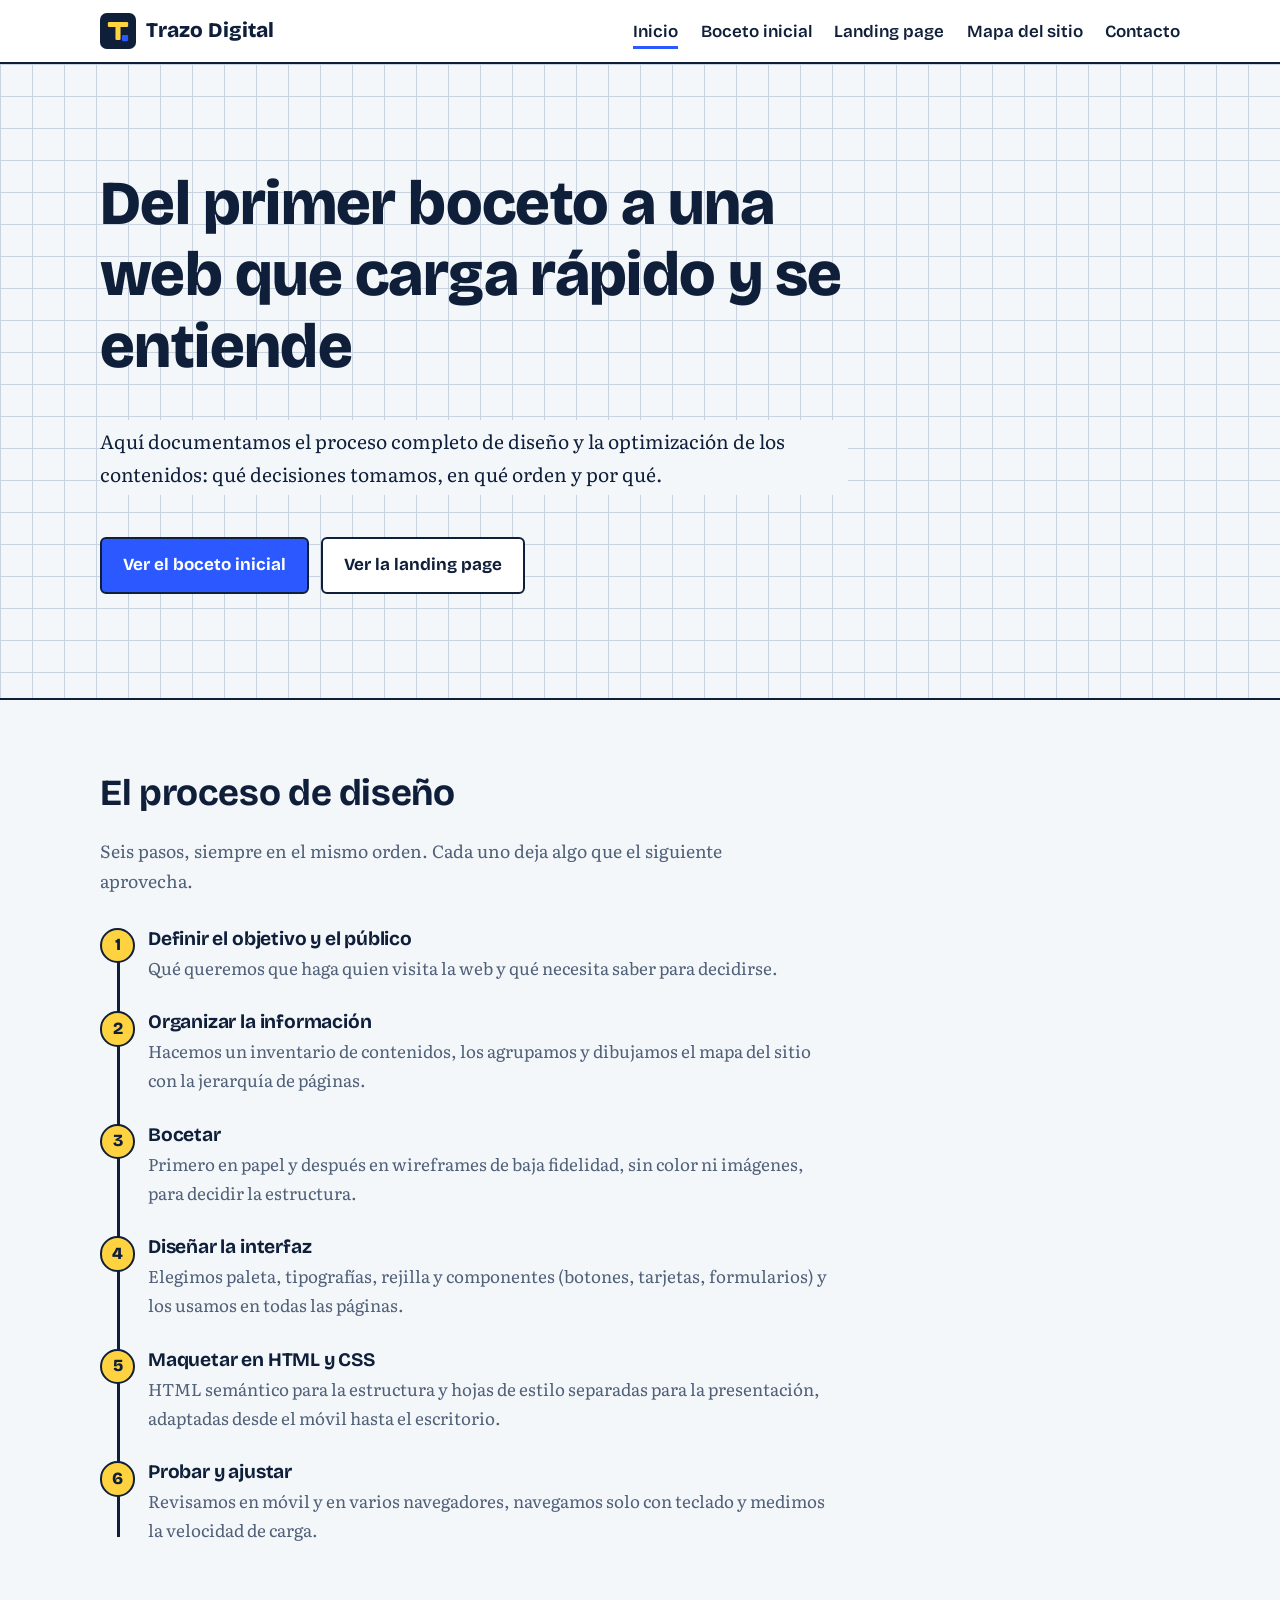
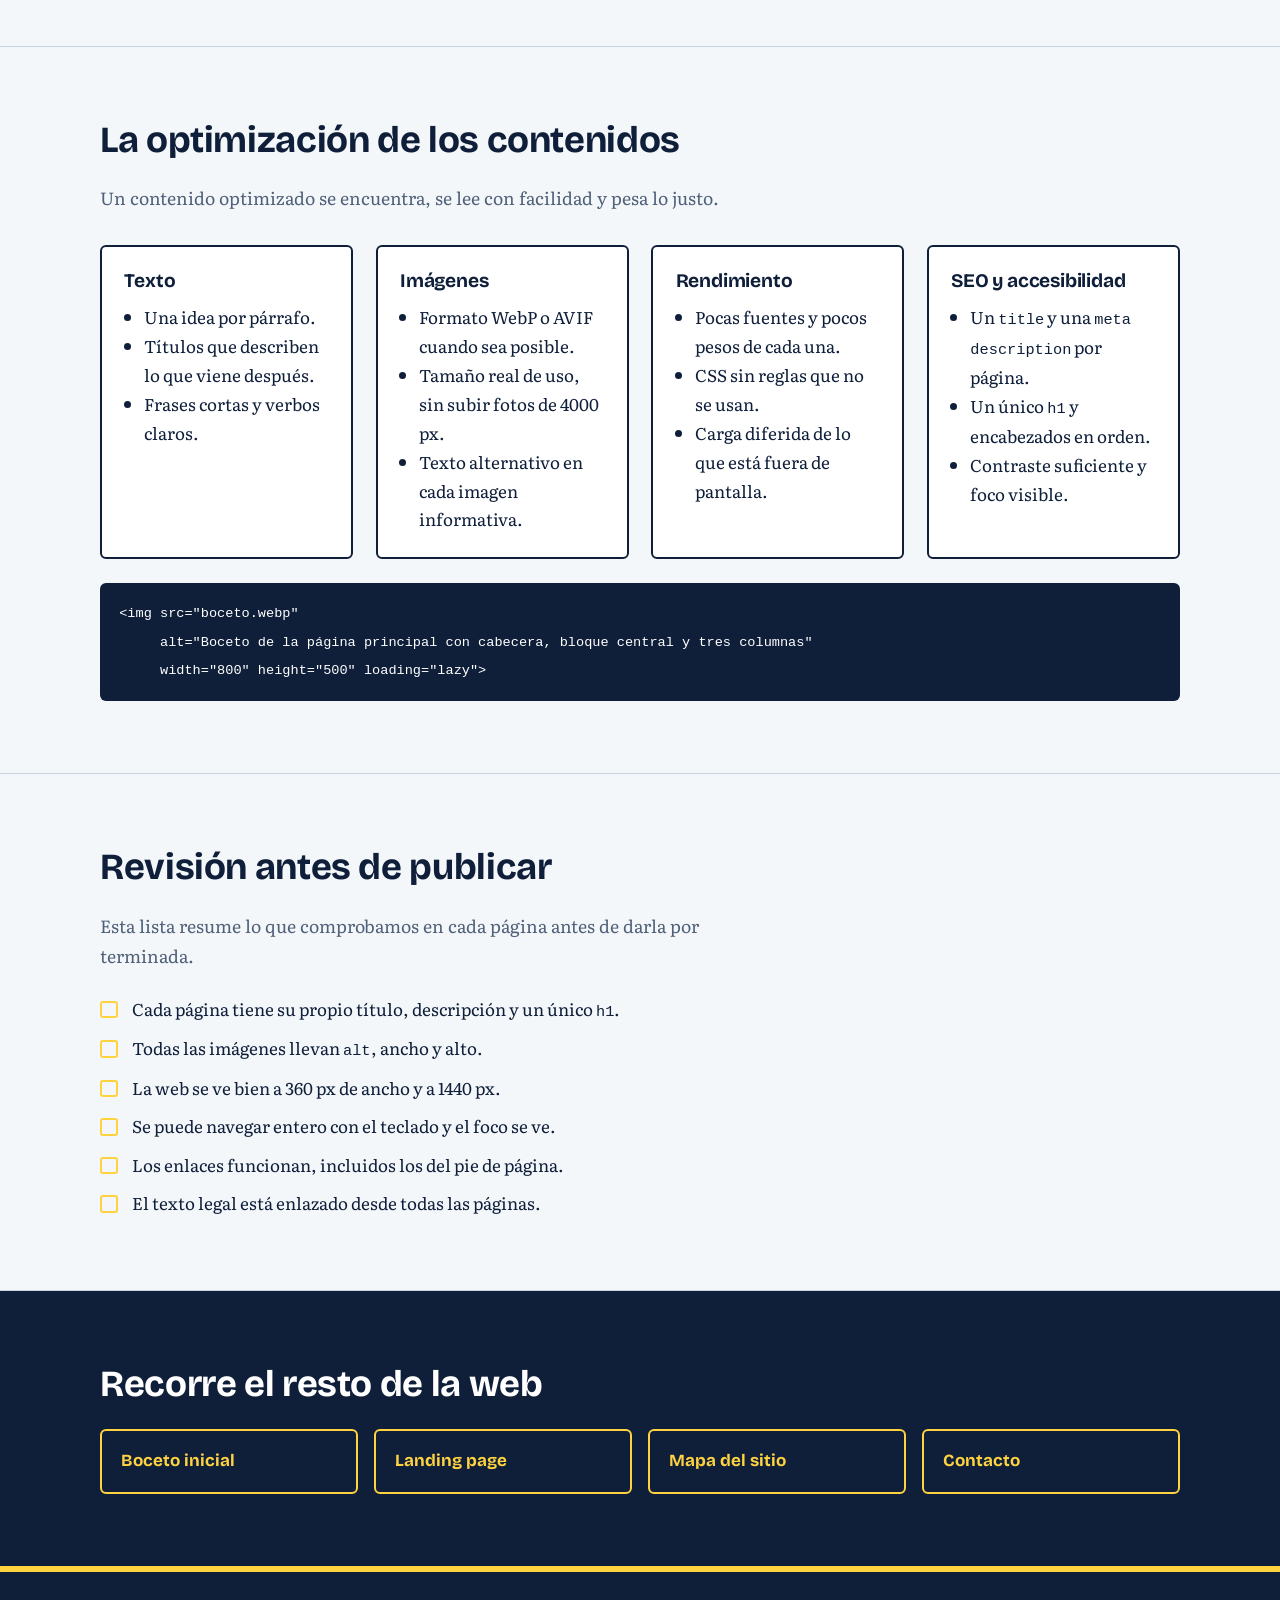
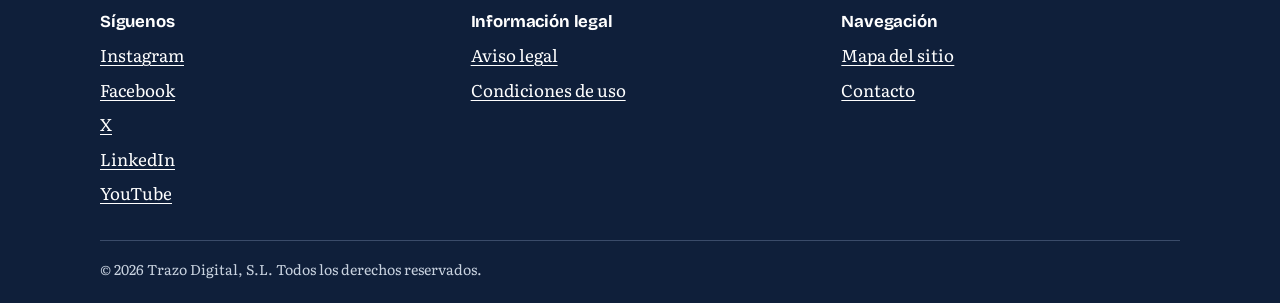
<file: index.html>
<!DOCTYPE html>
<html lang="es">
<head>
  <meta charset="UTF-8">
  <meta name="viewport" content="width=device-width, initial-scale=1">
  <title>Inicio | Trazo Digital</title>
  <meta name="description" content="Cómo se diseña una web y cómo se optimizan sus contenidos, paso a paso: boceto, maquetación en HTML y CSS, rendimiento y accesibilidad.">
  <link rel="preconnect" href="https://fonts.googleapis.com">
  <link rel="preconnect" href="https://fonts.gstatic.com" crossorigin>
  <link href="https://fonts.googleapis.com/css2?family=Bricolage+Grotesque:wght@600;700;800&family=Literata:wght@400;600&display=swap" rel="stylesheet">
  <link rel="icon" href="logo.svg" type="image/svg+xml">
  <link rel="stylesheet" href="style.css">
</head>
<body>
  <a class="saltar" href="#contenido">Saltar al contenido</a>
  <header class="cabecera">
    <div class="contenedor">
      <a class="logo" href="index.html"><img src="logo.svg" alt="" width="36" height="36"><span>Trazo Digital</span></a>
      <nav aria-label="Principal">
        <ul class="menu">
        <li><a href="index.html" aria-current="page">Inicio</a></li>
        <li><a href="boceto.html">Boceto inicial</a></li>
        <li><a href="landing.html">Landing page</a></li>
        <li><a href="mapa-del-sitio.html">Mapa del sitio</a></li>
        <li><a href="contacto.html">Contacto</a></li>
        </ul>
      </nav>
    </div>
  </header>

  <main id="contenido">
    <section class="hero">
      <div class="contenedor">
        <h1>Del primer boceto a una web que carga rápido y se entiende</h1>
        <p>Aquí documentamos el proceso completo de diseño y la optimización de los contenidos: qué decisiones tomamos, en qué orden y por qué.</p>
        <div class="botones">
          <a class="boton" href="boceto.html">Ver el boceto inicial</a>
          <a class="boton boton-claro" href="landing.html">Ver la landing page</a>
        </div>
      </div>
    </section>

    <section class="seccion" id="proceso">
      <div class="contenedor">
        <h2>El proceso de diseño</h2>
        <p class="intro">Seis pasos, siempre en el mismo orden. Cada uno deja algo que el siguiente aprovecha.</p>
        <ol class="proceso">
          <li>
            <h3>Definir el objetivo y el público</h3>
            <p>Qué queremos que haga quien visita la web y qué necesita saber para decidirse.</p>
          </li>
          <li>
            <h3>Organizar la información</h3>
            <p>Hacemos un inventario de contenidos, los agrupamos y dibujamos el mapa del sitio con la jerarquía de páginas.</p>
          </li>
          <li>
            <h3>Bocetar</h3>
            <p>Primero en papel y después en wireframes de baja fidelidad, sin color ni imágenes, para decidir la estructura.</p>
          </li>
          <li>
            <h3>Diseñar la interfaz</h3>
            <p>Elegimos paleta, tipografías, rejilla y componentes (botones, tarjetas, formularios) y los usamos en todas las páginas.</p>
          </li>
          <li>
            <h3>Maquetar en HTML y CSS</h3>
            <p>HTML semántico para la estructura y hojas de estilo separadas para la presentación, adaptadas desde el móvil hasta el escritorio.</p>
          </li>
          <li>
            <h3>Probar y ajustar</h3>
            <p>Revisamos en móvil y en varios navegadores, navegamos solo con teclado y medimos la velocidad de carga.</p>
          </li>
        </ol>
      </div>
    </section>

    <section class="seccion" id="contenidos">
      <div class="contenedor">
        <h2>La optimización de los contenidos</h2>
        <p class="intro">Un contenido optimizado se encuentra, se lee con facilidad y pesa lo justo.</p>
        <div class="rejilla">
          <article class="tarjeta">
            <h3>Texto</h3>
            <ul>
              <li>Una idea por párrafo.</li>
              <li>Títulos que describen lo que viene después.</li>
              <li>Frases cortas y verbos claros.</li>
            </ul>
          </article>
          <article class="tarjeta">
            <h3>Imágenes</h3>
            <ul>
              <li>Formato WebP o AVIF cuando sea posible.</li>
              <li>Tamaño real de uso, sin subir fotos de 4000 px.</li>
              <li>Texto alternativo en cada imagen informativa.</li>
            </ul>
          </article>
          <article class="tarjeta">
            <h3>Rendimiento</h3>
            <ul>
              <li>Pocas fuentes y pocos pesos de cada una.</li>
              <li>CSS sin reglas que no se usan.</li>
              <li>Carga diferida de lo que está fuera de pantalla.</li>
            </ul>
          </article>
          <article class="tarjeta">
            <h3>SEO y accesibilidad</h3>
            <ul>
              <li>Un <code>title</code> y una <code>meta description</code> por página.</li>
              <li>Un único <code>h1</code> y encabezados en orden.</li>
              <li>Contraste suficiente y foco visible.</li>
            </ul>
          </article>
        </div>
        <pre><code>&lt;img src="boceto.webp"
     alt="Boceto de la página principal con cabecera, bloque central y tres columnas"
     width="800" height="500" loading="lazy"&gt;</code></pre>
      </div>
    </section>

    <section class="seccion" id="resultados">
      <div class="contenedor">
        <h2>Revisión antes de publicar</h2>
        <p class="intro">Esta lista resume lo que comprobamos en cada página antes de darla por terminada.</p>
        <ul class="revision">
          <li>Cada página tiene su propio título, descripción y un único <code>h1</code>.</li>
          <li>Todas las imágenes llevan <code>alt</code>, ancho y alto.</li>
          <li>La web se ve bien a 360 px de ancho y a 1440 px.</li>
          <li>Se puede navegar entero con el teclado y el foco se ve.</li>
          <li>Los enlaces funcionan, incluidos los del pie de página.</li>
          <li>El texto legal está enlazado desde todas las páginas.</li>
        </ul>
      </div>
    </section>

    <section class="seccion seccion-oscura">
      <div class="contenedor">
        <h2>Recorre el resto de la web</h2>
        <ul class="enlaces-paginas">
          <li><a href="boceto.html">Boceto inicial</a></li>
          <li><a href="landing.html">Landing page</a></li>
          <li><a href="mapa-del-sitio.html">Mapa del sitio</a></li>
          <li><a href="contacto.html">Contacto</a></li>
        </ul>
      </div>
    </section>
  </main>

  <footer class="pie">
    <div class="contenedor">
      <div class="pie-columnas">
        <section>
          <h2>Síguenos</h2>
          <ul>
            <li><a href="https://www.instagram.com/" target="_blank" rel="noopener noreferrer">Instagram</a></li>
            <li><a href="https://www.facebook.com/" target="_blank" rel="noopener noreferrer">Facebook</a></li>
            <li><a href="https://x.com/" target="_blank" rel="noopener noreferrer">X</a></li>
            <li><a href="https://www.linkedin.com/" target="_blank" rel="noopener noreferrer">LinkedIn</a></li>
            <li><a href="https://www.youtube.com/" target="_blank" rel="noopener noreferrer">YouTube</a></li>
          </ul>
        </section>
        <section>
          <h2>Información legal</h2>
          <ul>
            <li><a href="aviso-legal.html">Aviso legal</a></li>
            <li><a href="condiciones-de-uso.html">Condiciones de uso</a></li>
          </ul>
        </section>
        <section>
          <h2>Navegación</h2>
          <ul>
            <li><a href="mapa-del-sitio.html">Mapa del sitio</a></li>
            <li><a href="contacto.html">Contacto</a></li>
          </ul>
        </section>
      </div>
      <small>&copy; 2026 Trazo Digital, S.L. Todos los derechos reservados.</small>
    </div>
  </footer>
</body>
</html>
</file>
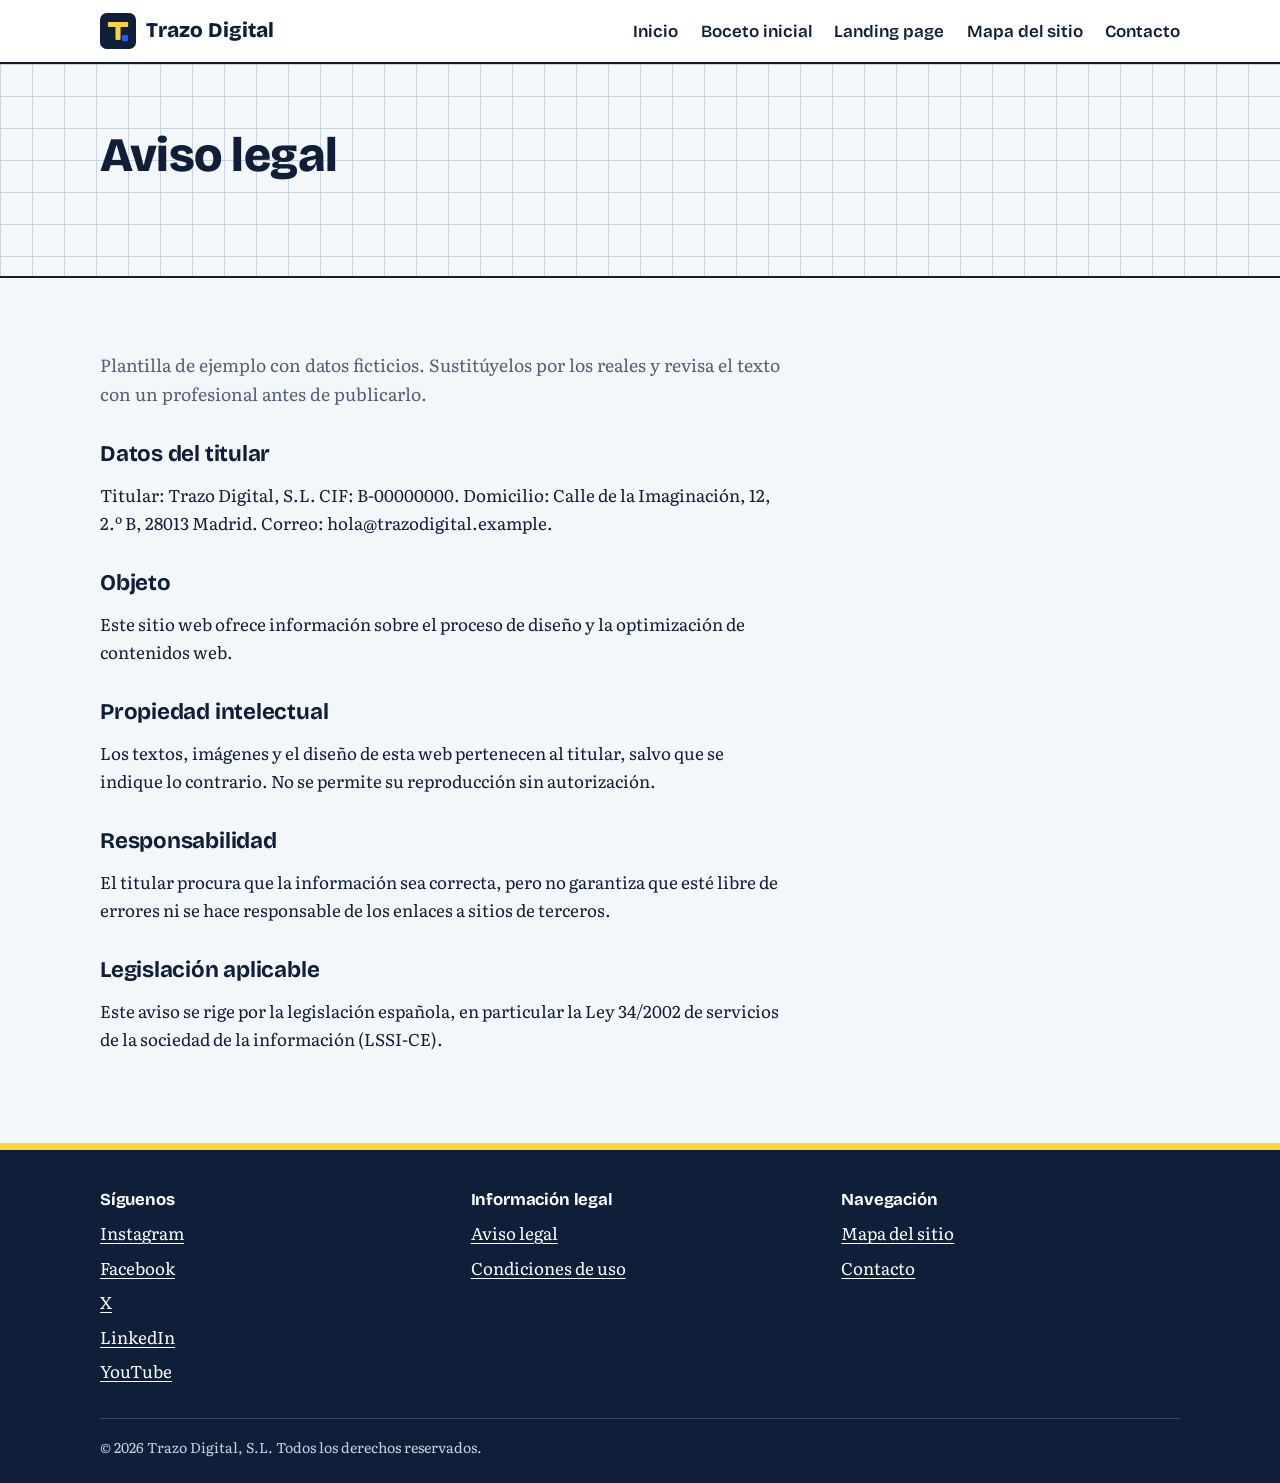
<file: aviso-legal.html>
<!DOCTYPE html>
<html lang="es">
<head>
  <meta charset="UTF-8">
  <meta name="viewport" content="width=device-width, initial-scale=1">
  <title>Aviso legal | Trazo Digital</title>
  <meta name="description" content="Aviso legal de la web: titularidad, propiedad intelectual y responsabilidad.">
  <link rel="preconnect" href="https://fonts.googleapis.com">
  <link rel="preconnect" href="https://fonts.gstatic.com" crossorigin>
  <link href="https://fonts.googleapis.com/css2?family=Bricolage+Grotesque:wght@600;700;800&family=Literata:wght@400;600&display=swap" rel="stylesheet">
  <link rel="icon" href="logo.svg" type="image/svg+xml">
  <link rel="stylesheet" href="style.css">
</head>
<body>
  <a class="saltar" href="#contenido">Saltar al contenido</a>
  <header class="cabecera">
    <div class="contenedor">
      <a class="logo" href="index.html"><img src="logo.svg" alt="" width="36" height="36"><span>Trazo Digital</span></a>
      <nav aria-label="Principal">
        <ul class="menu">
        <li><a href="index.html">Inicio</a></li>
        <li><a href="boceto.html">Boceto inicial</a></li>
        <li><a href="landing.html">Landing page</a></li>
        <li><a href="mapa-del-sitio.html">Mapa del sitio</a></li>
        <li><a href="contacto.html">Contacto</a></li>
        </ul>
      </nav>
    </div>
  </header>

  <main id="contenido">
    <section class="hero hero-simple">
      <div class="contenedor"><h1>Aviso legal</h1></div>
    </section>
    <section class="seccion legal">
      <div class="contenedor">
        <p class="intro">Plantilla de ejemplo con datos ficticios. Sustitúyelos por los reales y revisa el texto con un profesional antes de publicarlo.</p>
        <h2>Datos del titular</h2>
        <p>Titular: Trazo Digital, S.L. CIF: B-00000000. Domicilio: Calle de la Imaginación, 12, 2.º B, 28013 Madrid. Correo: hola@trazodigital.example.</p>
        <h2>Objeto</h2>
        <p>Este sitio web ofrece información sobre el proceso de diseño y la optimización de contenidos web.</p>
        <h2>Propiedad intelectual</h2>
        <p>Los textos, imágenes y el diseño de esta web pertenecen al titular, salvo que se indique lo contrario. No se permite su reproducción sin autorización.</p>
        <h2>Responsabilidad</h2>
        <p>El titular procura que la información sea correcta, pero no garantiza que esté libre de errores ni se hace responsable de los enlaces a sitios de terceros.</p>
        <h2>Legislación aplicable</h2>
        <p>Este aviso se rige por la legislación española, en particular la Ley 34/2002 de servicios de la sociedad de la información (LSSI-CE).</p>
      </div>
    </section>
  </main>

  <footer class="pie">
    <div class="contenedor">
      <div class="pie-columnas">
        <section>
          <h2>Síguenos</h2>
          <ul>
            <li><a href="https://www.instagram.com/" target="_blank" rel="noopener noreferrer">Instagram</a></li>
            <li><a href="https://www.facebook.com/" target="_blank" rel="noopener noreferrer">Facebook</a></li>
            <li><a href="https://x.com/" target="_blank" rel="noopener noreferrer">X</a></li>
            <li><a href="https://www.linkedin.com/" target="_blank" rel="noopener noreferrer">LinkedIn</a></li>
            <li><a href="https://www.youtube.com/" target="_blank" rel="noopener noreferrer">YouTube</a></li>
          </ul>
        </section>
        <section>
          <h2>Información legal</h2>
          <ul>
            <li><a href="aviso-legal.html">Aviso legal</a></li>
            <li><a href="condiciones-de-uso.html">Condiciones de uso</a></li>
          </ul>
        </section>
        <section>
          <h2>Navegación</h2>
          <ul>
            <li><a href="mapa-del-sitio.html">Mapa del sitio</a></li>
            <li><a href="contacto.html">Contacto</a></li>
          </ul>
        </section>
      </div>
      <small>&copy; 2026 Trazo Digital, S.L. Todos los derechos reservados.</small>
    </div>
  </footer>
</body>
</html>
</file>
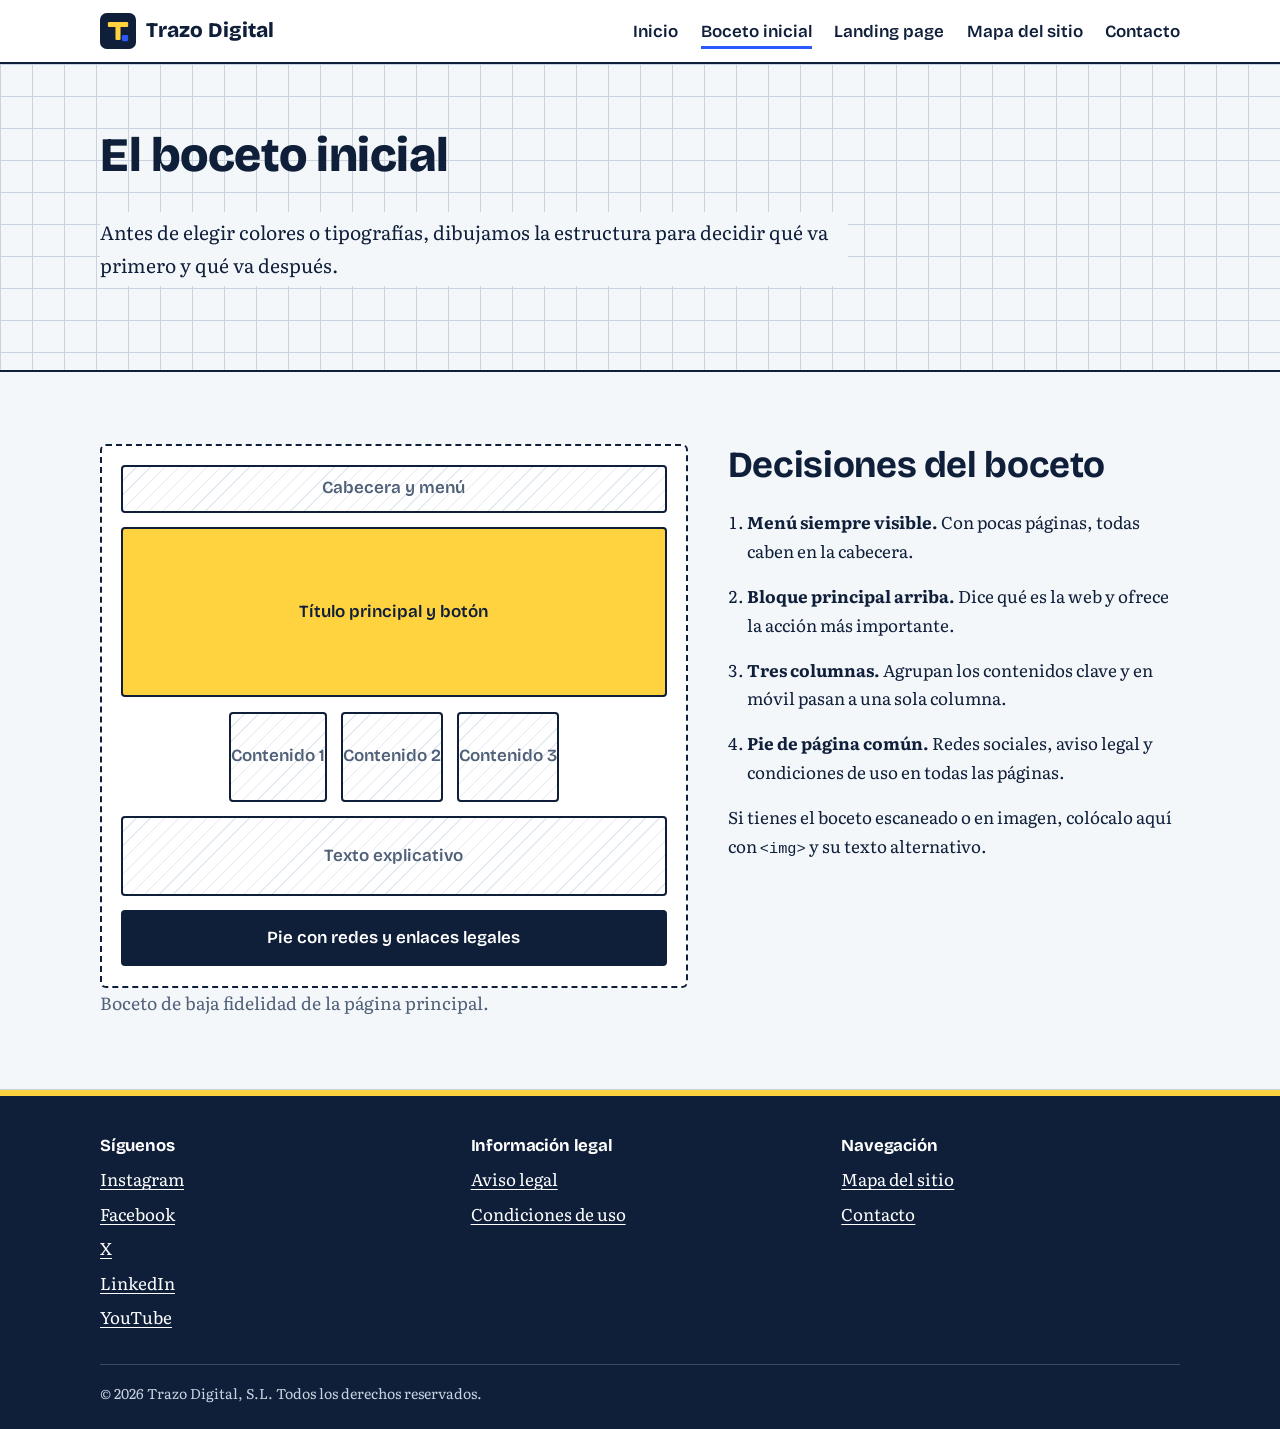
<file: boceto.html>
<!DOCTYPE html>
<html lang="es">
<head>
  <meta charset="UTF-8">
  <meta name="viewport" content="width=device-width, initial-scale=1">
  <title>Boceto inicial | Trazo Digital</title>
  <meta name="description" content="El boceto inicial de la web: estructura de la página, jerarquía de contenidos y decisiones de diseño antes de usar color e imágenes.">
  <link rel="preconnect" href="https://fonts.googleapis.com">
  <link rel="preconnect" href="https://fonts.gstatic.com" crossorigin>
  <link href="https://fonts.googleapis.com/css2?family=Bricolage+Grotesque:wght@600;700;800&family=Literata:wght@400;600&display=swap" rel="stylesheet">
  <link rel="icon" href="logo.svg" type="image/svg+xml">
  <link rel="stylesheet" href="style.css">
  <link rel="stylesheet" href="boceto.css">
</head>
<body>
  <a class="saltar" href="#contenido">Saltar al contenido</a>
  <header class="cabecera">
    <div class="contenedor">
      <a class="logo" href="index.html"><img src="logo.svg" alt="" width="36" height="36"><span>Trazo Digital</span></a>
      <nav aria-label="Principal">
        <ul class="menu">
        <li><a href="index.html">Inicio</a></li>
        <li><a href="boceto.html" aria-current="page">Boceto inicial</a></li>
        <li><a href="landing.html">Landing page</a></li>
        <li><a href="mapa-del-sitio.html">Mapa del sitio</a></li>
        <li><a href="contacto.html">Contacto</a></li>
        </ul>
      </nav>
    </div>
  </header>

  <main id="contenido">
    <section class="hero hero-simple">
      <div class="contenedor">
        <h1>El boceto inicial</h1>
        <p>Antes de elegir colores o tipografías, dibujamos la estructura para decidir qué va primero y qué va después.</p>
      </div>
    </section>

    <section class="seccion">
      <div class="contenedor boceto-layout">
        <figure style="margin:0">
          <div class="hoja" role="img" aria-label="Boceto de baja fidelidad: cabecera, bloque principal destacado, tres columnas, texto y pie de página">
            <div class="b-cabecera">Cabecera y menú</div>
            <div class="b-hero">Título principal y botón</div>
            <div class="b-tres"><span>Contenido 1</span><span>Contenido 2</span><span>Contenido 3</span></div>
            <div class="b-texto">Texto explicativo</div>
            <div class="b-pie">Pie con redes y enlaces legales</div>
          </div>
          <figcaption class="intro">Boceto de baja fidelidad de la página principal.</figcaption>
        </figure>

        <div>
          <h2>Decisiones del boceto</h2>
          <ol class="notas">
            <li><strong>Menú siempre visible.</strong> Con pocas páginas, todas caben en la cabecera.</li>
            <li><strong>Bloque principal arriba.</strong> Dice qué es la web y ofrece la acción más importante.</li>
            <li><strong>Tres columnas.</strong> Agrupan los contenidos clave y en móvil pasan a una sola columna.</li>
            <li><strong>Pie de página común.</strong> Redes sociales, aviso legal y condiciones de uso en todas las páginas.</li>
          </ol>
          <p>Si tienes el boceto escaneado o en imagen, colócalo aquí con <code>&lt;img&gt;</code> y su texto alternativo.</p>
        </div>
      </div>
    </section>
  </main>

  <footer class="pie">
    <div class="contenedor">
      <div class="pie-columnas">
        <section>
          <h2>Síguenos</h2>
          <ul>
            <li><a href="https://www.instagram.com/" target="_blank" rel="noopener noreferrer">Instagram</a></li>
            <li><a href="https://www.facebook.com/" target="_blank" rel="noopener noreferrer">Facebook</a></li>
            <li><a href="https://x.com/" target="_blank" rel="noopener noreferrer">X</a></li>
            <li><a href="https://www.linkedin.com/" target="_blank" rel="noopener noreferrer">LinkedIn</a></li>
            <li><a href="https://www.youtube.com/" target="_blank" rel="noopener noreferrer">YouTube</a></li>
          </ul>
        </section>
        <section>
          <h2>Información legal</h2>
          <ul>
            <li><a href="aviso-legal.html">Aviso legal</a></li>
            <li><a href="condiciones-de-uso.html">Condiciones de uso</a></li>
          </ul>
        </section>
        <section>
          <h2>Navegación</h2>
          <ul>
            <li><a href="mapa-del-sitio.html">Mapa del sitio</a></li>
            <li><a href="contacto.html">Contacto</a></li>
          </ul>
        </section>
      </div>
      <small>&copy; 2026 Trazo Digital, S.L. Todos los derechos reservados.</small>
    </div>
  </footer>
</body>
</html>
</file>
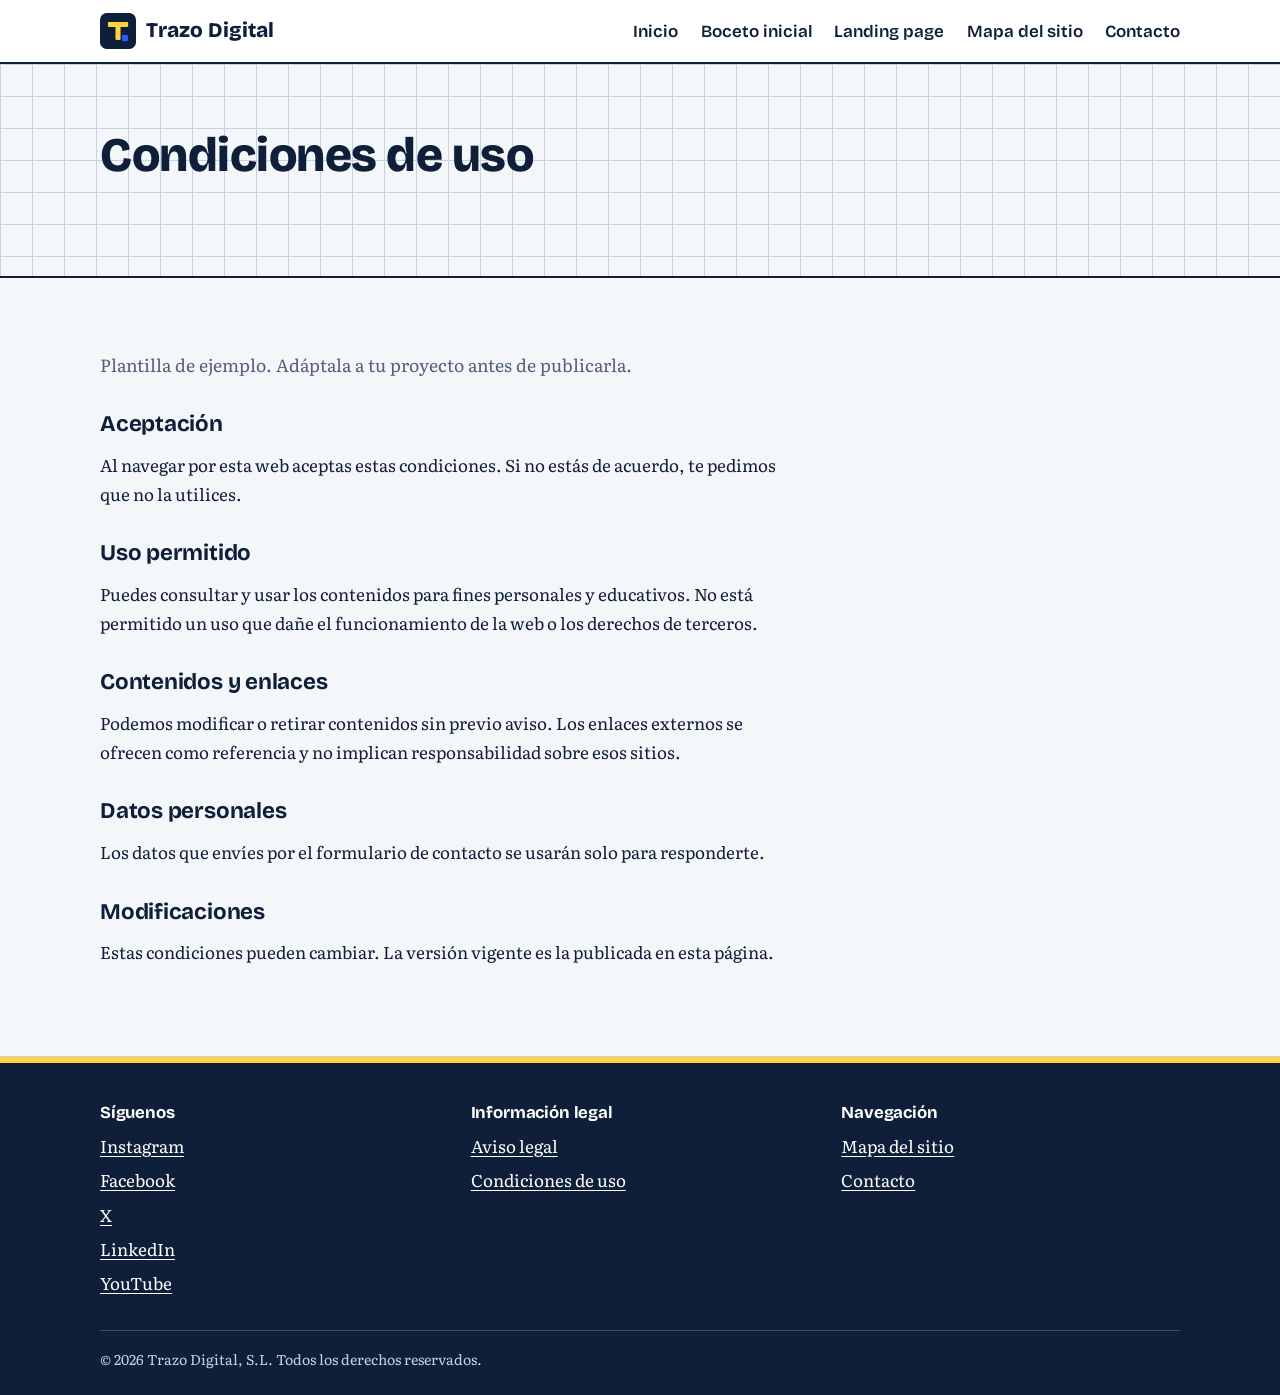
<file: condiciones-de-uso.html>
<!DOCTYPE html>
<html lang="es">
<head>
  <meta charset="UTF-8">
  <meta name="viewport" content="width=device-width, initial-scale=1">
  <title>Condiciones de uso | Trazo Digital</title>
  <meta name="description" content="Condiciones de uso de la web.">
  <link rel="preconnect" href="https://fonts.googleapis.com">
  <link rel="preconnect" href="https://fonts.gstatic.com" crossorigin>
  <link href="https://fonts.googleapis.com/css2?family=Bricolage+Grotesque:wght@600;700;800&family=Literata:wght@400;600&display=swap" rel="stylesheet">
  <link rel="icon" href="logo.svg" type="image/svg+xml">
  <link rel="stylesheet" href="style.css">
</head>
<body>
  <a class="saltar" href="#contenido">Saltar al contenido</a>
  <header class="cabecera">
    <div class="contenedor">
      <a class="logo" href="index.html"><img src="logo.svg" alt="" width="36" height="36"><span>Trazo Digital</span></a>
      <nav aria-label="Principal">
        <ul class="menu">
        <li><a href="index.html">Inicio</a></li>
        <li><a href="boceto.html">Boceto inicial</a></li>
        <li><a href="landing.html">Landing page</a></li>
        <li><a href="mapa-del-sitio.html">Mapa del sitio</a></li>
        <li><a href="contacto.html">Contacto</a></li>
        </ul>
      </nav>
    </div>
  </header>

  <main id="contenido">
    <section class="hero hero-simple">
      <div class="contenedor"><h1>Condiciones de uso</h1></div>
    </section>
    <section class="seccion legal">
      <div class="contenedor">
        <p class="intro">Plantilla de ejemplo. Adáptala a tu proyecto antes de publicarla.</p>
        <h2>Aceptación</h2>
        <p>Al navegar por esta web aceptas estas condiciones. Si no estás de acuerdo, te pedimos que no la utilices.</p>
        <h2>Uso permitido</h2>
        <p>Puedes consultar y usar los contenidos para fines personales y educativos. No está permitido un uso que dañe el funcionamiento de la web o los derechos de terceros.</p>
        <h2>Contenidos y enlaces</h2>
        <p>Podemos modificar o retirar contenidos sin previo aviso. Los enlaces externos se ofrecen como referencia y no implican responsabilidad sobre esos sitios.</p>
        <h2>Datos personales</h2>
        <p>Los datos que envíes por el formulario de contacto se usarán solo para responderte.</p>
        <h2>Modificaciones</h2>
        <p>Estas condiciones pueden cambiar. La versión vigente es la publicada en esta página.</p>
      </div>
    </section>
  </main>

  <footer class="pie">
    <div class="contenedor">
      <div class="pie-columnas">
        <section>
          <h2>Síguenos</h2>
          <ul>
            <li><a href="https://www.instagram.com/" target="_blank" rel="noopener noreferrer">Instagram</a></li>
            <li><a href="https://www.facebook.com/" target="_blank" rel="noopener noreferrer">Facebook</a></li>
            <li><a href="https://x.com/" target="_blank" rel="noopener noreferrer">X</a></li>
            <li><a href="https://www.linkedin.com/" target="_blank" rel="noopener noreferrer">LinkedIn</a></li>
            <li><a href="https://www.youtube.com/" target="_blank" rel="noopener noreferrer">YouTube</a></li>
          </ul>
        </section>
        <section>
          <h2>Información legal</h2>
          <ul>
            <li><a href="aviso-legal.html">Aviso legal</a></li>
            <li><a href="condiciones-de-uso.html">Condiciones de uso</a></li>
          </ul>
        </section>
        <section>
          <h2>Navegación</h2>
          <ul>
            <li><a href="mapa-del-sitio.html">Mapa del sitio</a></li>
            <li><a href="contacto.html">Contacto</a></li>
          </ul>
        </section>
      </div>
      <small>&copy; 2026 Trazo Digital, S.L. Todos los derechos reservados.</small>
    </div>
  </footer>
</body>
</html>
</file>
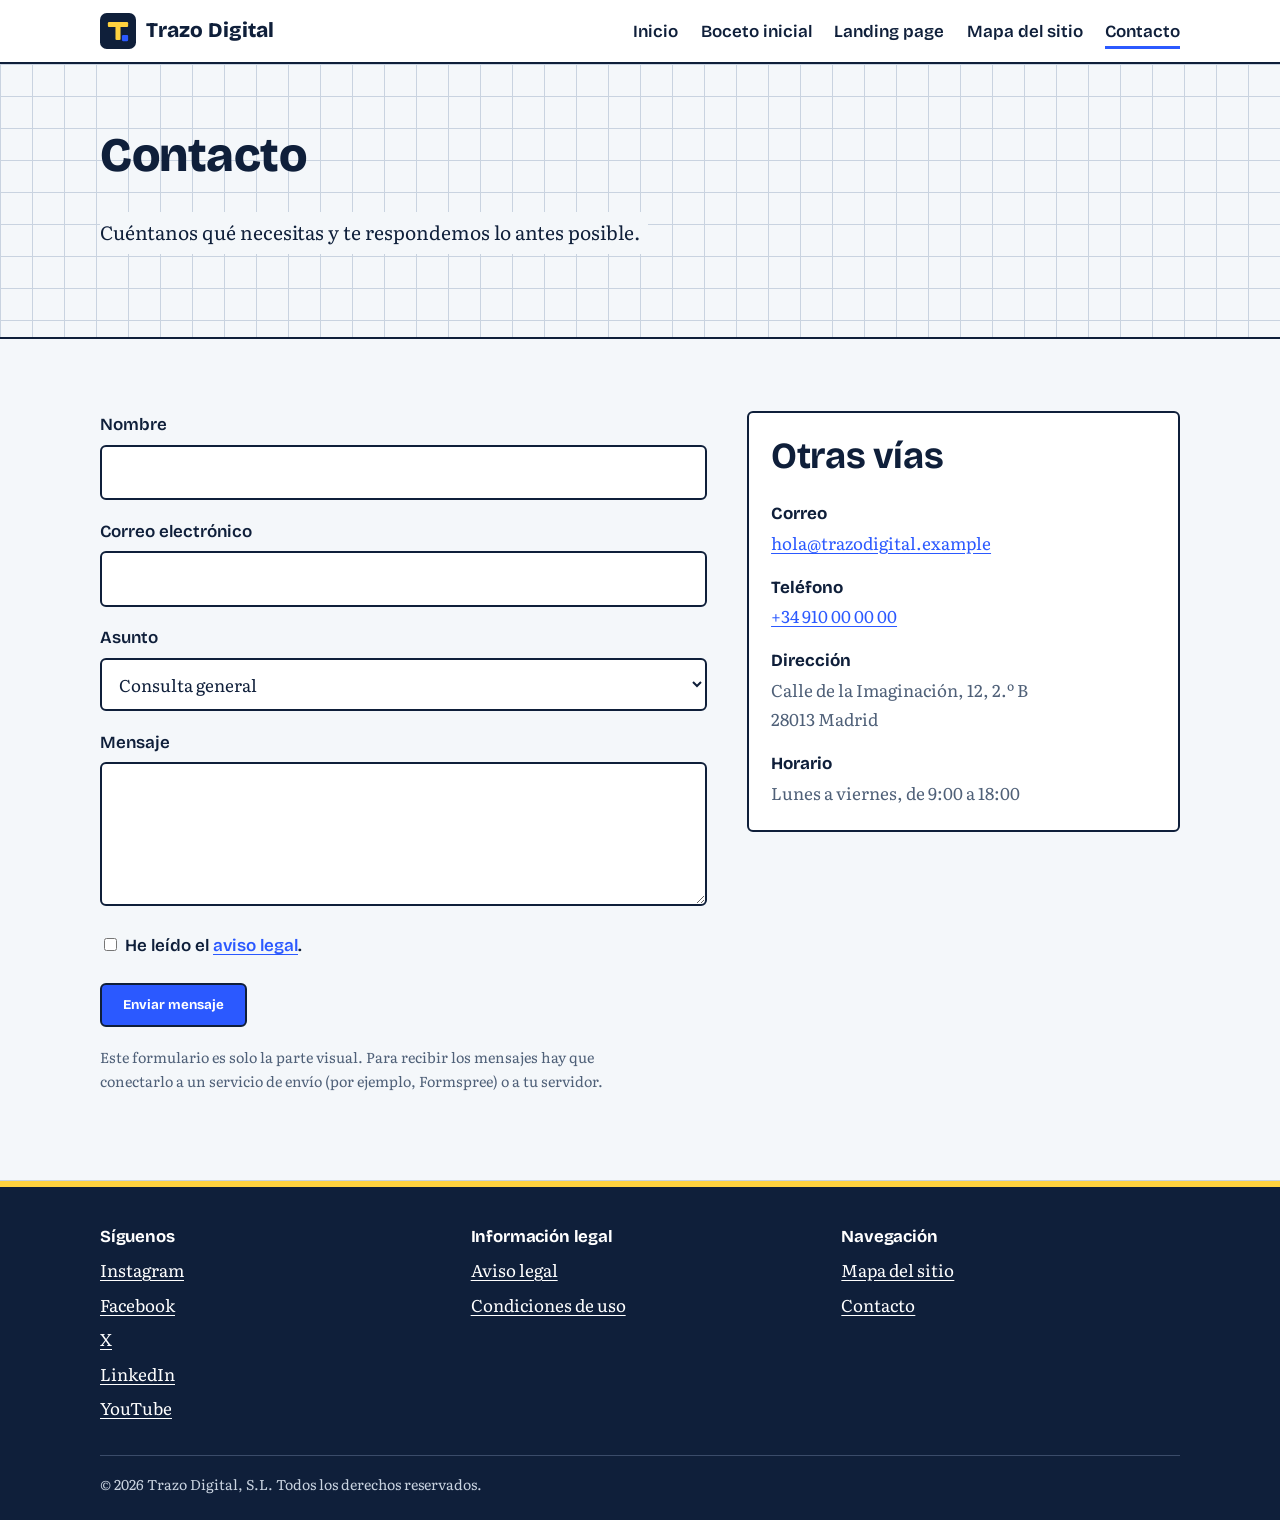
<file: contacto.html>
<!DOCTYPE html>
<html lang="es">
<head>
  <meta charset="UTF-8">
  <meta name="viewport" content="width=device-width, initial-scale=1">
  <title>Contacto | Trazo Digital</title>
  <meta name="description" content="Contacta con nosotros mediante el formulario o a través de los datos de contacto.">
  <link rel="preconnect" href="https://fonts.googleapis.com">
  <link rel="preconnect" href="https://fonts.gstatic.com" crossorigin>
  <link href="https://fonts.googleapis.com/css2?family=Bricolage+Grotesque:wght@600;700;800&family=Literata:wght@400;600&display=swap" rel="stylesheet">
  <link rel="icon" href="logo.svg" type="image/svg+xml">
  <link rel="stylesheet" href="style.css">
  <link rel="stylesheet" href="contacto.css">
</head>
<body>
  <a class="saltar" href="#contenido">Saltar al contenido</a>
  <header class="cabecera">
    <div class="contenedor">
      <a class="logo" href="index.html"><img src="logo.svg" alt="" width="36" height="36"><span>Trazo Digital</span></a>
      <nav aria-label="Principal">
        <ul class="menu">
        <li><a href="index.html">Inicio</a></li>
        <li><a href="boceto.html">Boceto inicial</a></li>
        <li><a href="landing.html">Landing page</a></li>
        <li><a href="mapa-del-sitio.html">Mapa del sitio</a></li>
        <li><a href="contacto.html" aria-current="page">Contacto</a></li>
        </ul>
      </nav>
    </div>
  </header>

  <main id="contenido">
    <section class="hero hero-simple">
      <div class="contenedor">
        <h1>Contacto</h1>
        <p>Cuéntanos qué necesitas y te respondemos lo antes posible.</p>
      </div>
    </section>

    <section class="seccion">
      <div class="contenedor contacto-layout">
        <form class="formulario" action="#" method="post">
          <div>
            <label for="nombre">Nombre</label>
            <input type="text" id="nombre" name="nombre" autocomplete="name" required>
          </div>
          <div>
            <label for="email">Correo electrónico</label>
            <input type="email" id="email" name="email" autocomplete="email" required>
          </div>
          <div>
            <label for="asunto">Asunto</label>
            <select id="asunto" name="asunto">
              <option>Consulta general</option>
              <option>Presupuesto</option>
              <option>Otro</option>
            </select>
          </div>
          <div>
            <label for="mensaje">Mensaje</label>
            <textarea id="mensaje" name="mensaje" required></textarea>
          </div>
          <div>
            <label><input type="checkbox" name="privacidad" required style="width:auto;margin-right:.5rem">He leído el <a href="aviso-legal.html">aviso legal</a>.</label>
          </div>
          <div><button class="boton" type="submit">Enviar mensaje</button></div>
          <p class="aviso">Este formulario es solo la parte visual. Para recibir los mensajes hay que conectarlo a un servicio de envío (por ejemplo, Formspree) o a tu servidor.</p>
        </form>

        <aside class="datos">
          <h2>Otras vías</h2>
          <dl>
            <dt>Correo</dt><dd><a href="mailto:hola@trazodigital.example">hola@trazodigital.example</a></dd>
            <dt>Teléfono</dt><dd><a href="tel:+34910000000">+34 910 00 00 00</a></dd>
            <dt>Dirección</dt><dd>Calle de la Imaginación, 12, 2.º B<br>28013 Madrid</dd>
            <dt>Horario</dt><dd>Lunes a viernes, de 9:00 a 18:00</dd>
          </dl>
        </aside>
      </div>
    </section>
  </main>

  <footer class="pie">
    <div class="contenedor">
      <div class="pie-columnas">
        <section>
          <h2>Síguenos</h2>
          <ul>
            <li><a href="https://www.instagram.com/" target="_blank" rel="noopener noreferrer">Instagram</a></li>
            <li><a href="https://www.facebook.com/" target="_blank" rel="noopener noreferrer">Facebook</a></li>
            <li><a href="https://x.com/" target="_blank" rel="noopener noreferrer">X</a></li>
            <li><a href="https://www.linkedin.com/" target="_blank" rel="noopener noreferrer">LinkedIn</a></li>
            <li><a href="https://www.youtube.com/" target="_blank" rel="noopener noreferrer">YouTube</a></li>
          </ul>
        </section>
        <section>
          <h2>Información legal</h2>
          <ul>
            <li><a href="aviso-legal.html">Aviso legal</a></li>
            <li><a href="condiciones-de-uso.html">Condiciones de uso</a></li>
          </ul>
        </section>
        <section>
          <h2>Navegación</h2>
          <ul>
            <li><a href="mapa-del-sitio.html">Mapa del sitio</a></li>
            <li><a href="contacto.html">Contacto</a></li>
          </ul>
        </section>
      </div>
      <small>&copy; 2026 Trazo Digital, S.L. Todos los derechos reservados.</small>
    </div>
  </footer>
</body>
</html>
</file>
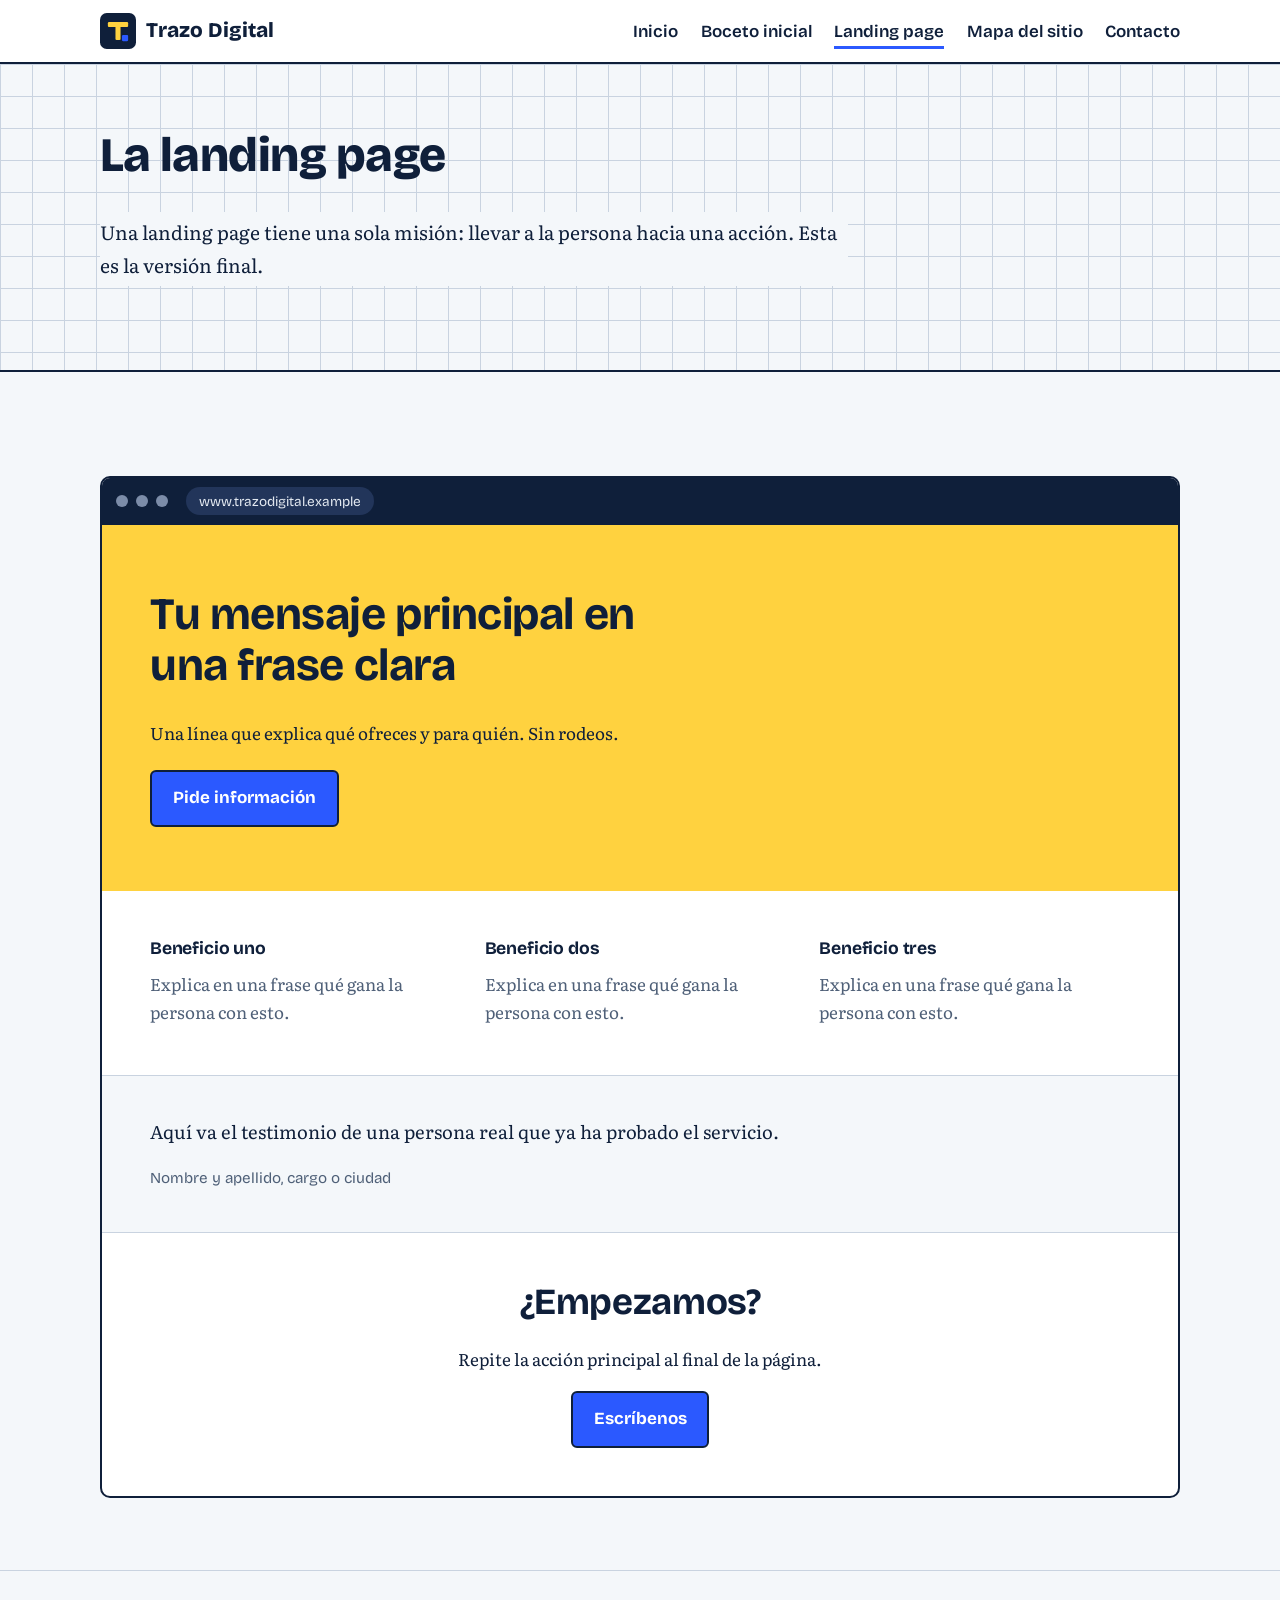
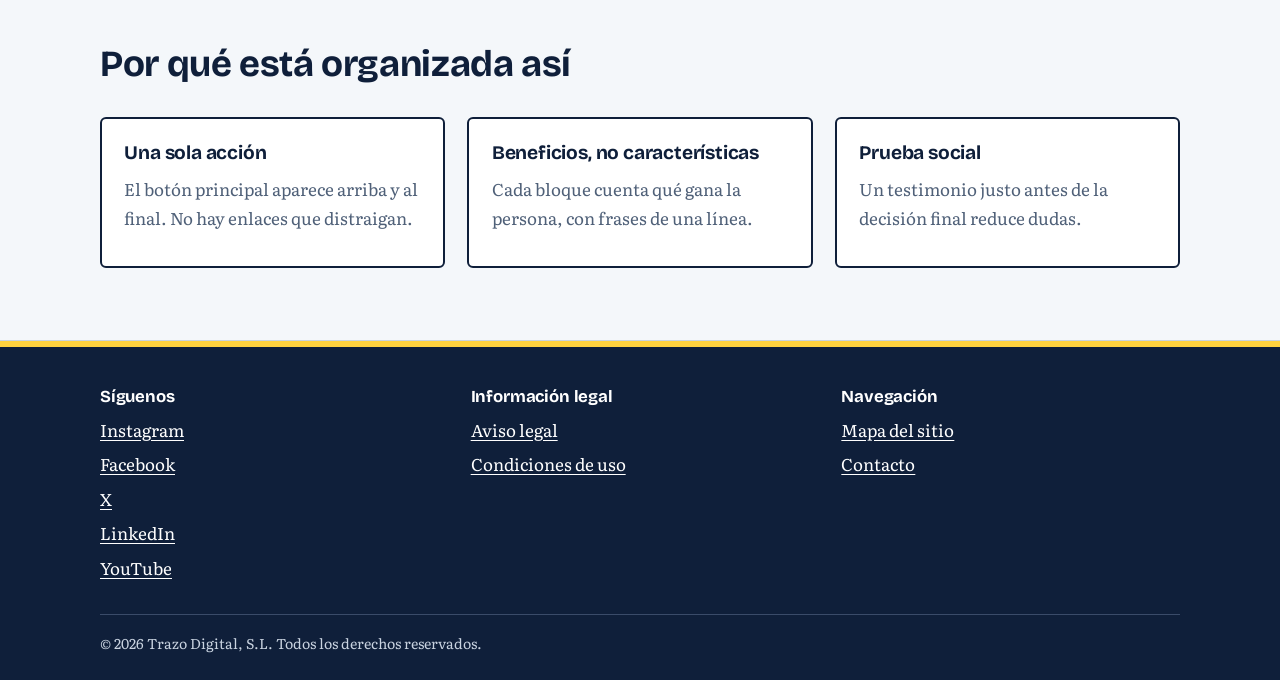
<file: landing.html>
<!DOCTYPE html>
<html lang="es">
<head>
  <meta charset="UTF-8">
  <meta name="viewport" content="width=device-width, initial-scale=1">
  <title>Landing page | Trazo Digital</title>
  <meta name="description" content="La landing page resultante del proceso de diseño: un mensaje, tres beneficios y una acción clara.">
  <link rel="preconnect" href="https://fonts.googleapis.com">
  <link rel="preconnect" href="https://fonts.gstatic.com" crossorigin>
  <link href="https://fonts.googleapis.com/css2?family=Bricolage+Grotesque:wght@600;700;800&family=Literata:wght@400;600&display=swap" rel="stylesheet">
  <link rel="icon" href="logo.svg" type="image/svg+xml">
  <link rel="stylesheet" href="style.css">
  <link rel="stylesheet" href="landing.css">
</head>
<body>
  <a class="saltar" href="#contenido">Saltar al contenido</a>
  <header class="cabecera">
    <div class="contenedor">
      <a class="logo" href="index.html"><img src="logo.svg" alt="" width="36" height="36"><span>Trazo Digital</span></a>
      <nav aria-label="Principal">
        <ul class="menu">
        <li><a href="index.html">Inicio</a></li>
        <li><a href="boceto.html">Boceto inicial</a></li>
        <li><a href="landing.html" aria-current="page">Landing page</a></li>
        <li><a href="mapa-del-sitio.html">Mapa del sitio</a></li>
        <li><a href="contacto.html">Contacto</a></li>
        </ul>
      </nav>
    </div>
  </header>

  <main id="contenido">
    <section class="hero hero-simple">
      <div class="contenedor">
        <h1>La landing page</h1>
        <p>Una landing page tiene una sola misión: llevar a la persona hacia una acción. Esta es la versión final.</p>
      </div>
    </section>

    <section class="seccion">
      <div class="contenedor">
        <div class="marco">
          <div class="marco-barra" aria-hidden="true"><i></i><i></i><i></i><span>www.trazodigital.example</span></div>
          <div class="l-hero">
            <h2>Tu mensaje principal en una frase clara</h2>
            <p>Una línea que explica qué ofreces y para quién. Sin rodeos.</p>
            <div class="botones"><a class="boton" href="contacto.html">Pide información</a></div>
          </div>
          <div class="l-beneficios">
            <div><h3>Beneficio uno</h3><p>Explica en una frase qué gana la persona con esto.</p></div>
            <div><h3>Beneficio dos</h3><p>Explica en una frase qué gana la persona con esto.</p></div>
            <div><h3>Beneficio tres</h3><p>Explica en una frase qué gana la persona con esto.</p></div>
          </div>
          <blockquote class="l-cita">
            <p>Aquí va el testimonio de una persona real que ya ha probado el servicio.</p>
            <footer>Nombre y apellido, cargo o ciudad</footer>
          </blockquote>
          <div class="l-final">
            <h2>¿Empezamos?</h2>
            <p>Repite la acción principal al final de la página.</p>
            <a class="boton" href="contacto.html">Escríbenos</a>
          </div>
        </div>
      </div>
    </section>

    <section class="seccion">
      <div class="contenedor">
        <h2>Por qué está organizada así</h2>
        <div class="decisiones">
          <article class="tarjeta"><h3>Una sola acción</h3><p>El botón principal aparece arriba y al final. No hay enlaces que distraigan.</p></article>
          <article class="tarjeta"><h3>Beneficios, no características</h3><p>Cada bloque cuenta qué gana la persona, con frases de una línea.</p></article>
          <article class="tarjeta"><h3>Prueba social</h3><p>Un testimonio justo antes de la decisión final reduce dudas.</p></article>
        </div>
      </div>
    </section>
  </main>

  <footer class="pie">
    <div class="contenedor">
      <div class="pie-columnas">
        <section>
          <h2>Síguenos</h2>
          <ul>
            <li><a href="https://www.instagram.com/" target="_blank" rel="noopener noreferrer">Instagram</a></li>
            <li><a href="https://www.facebook.com/" target="_blank" rel="noopener noreferrer">Facebook</a></li>
            <li><a href="https://x.com/" target="_blank" rel="noopener noreferrer">X</a></li>
            <li><a href="https://www.linkedin.com/" target="_blank" rel="noopener noreferrer">LinkedIn</a></li>
            <li><a href="https://www.youtube.com/" target="_blank" rel="noopener noreferrer">YouTube</a></li>
          </ul>
        </section>
        <section>
          <h2>Información legal</h2>
          <ul>
            <li><a href="aviso-legal.html">Aviso legal</a></li>
            <li><a href="condiciones-de-uso.html">Condiciones de uso</a></li>
          </ul>
        </section>
        <section>
          <h2>Navegación</h2>
          <ul>
            <li><a href="mapa-del-sitio.html">Mapa del sitio</a></li>
            <li><a href="contacto.html">Contacto</a></li>
          </ul>
        </section>
      </div>
      <small>&copy; 2026 Trazo Digital, S.L. Todos los derechos reservados.</small>
    </div>
  </footer>
</body>
</html>
</file>
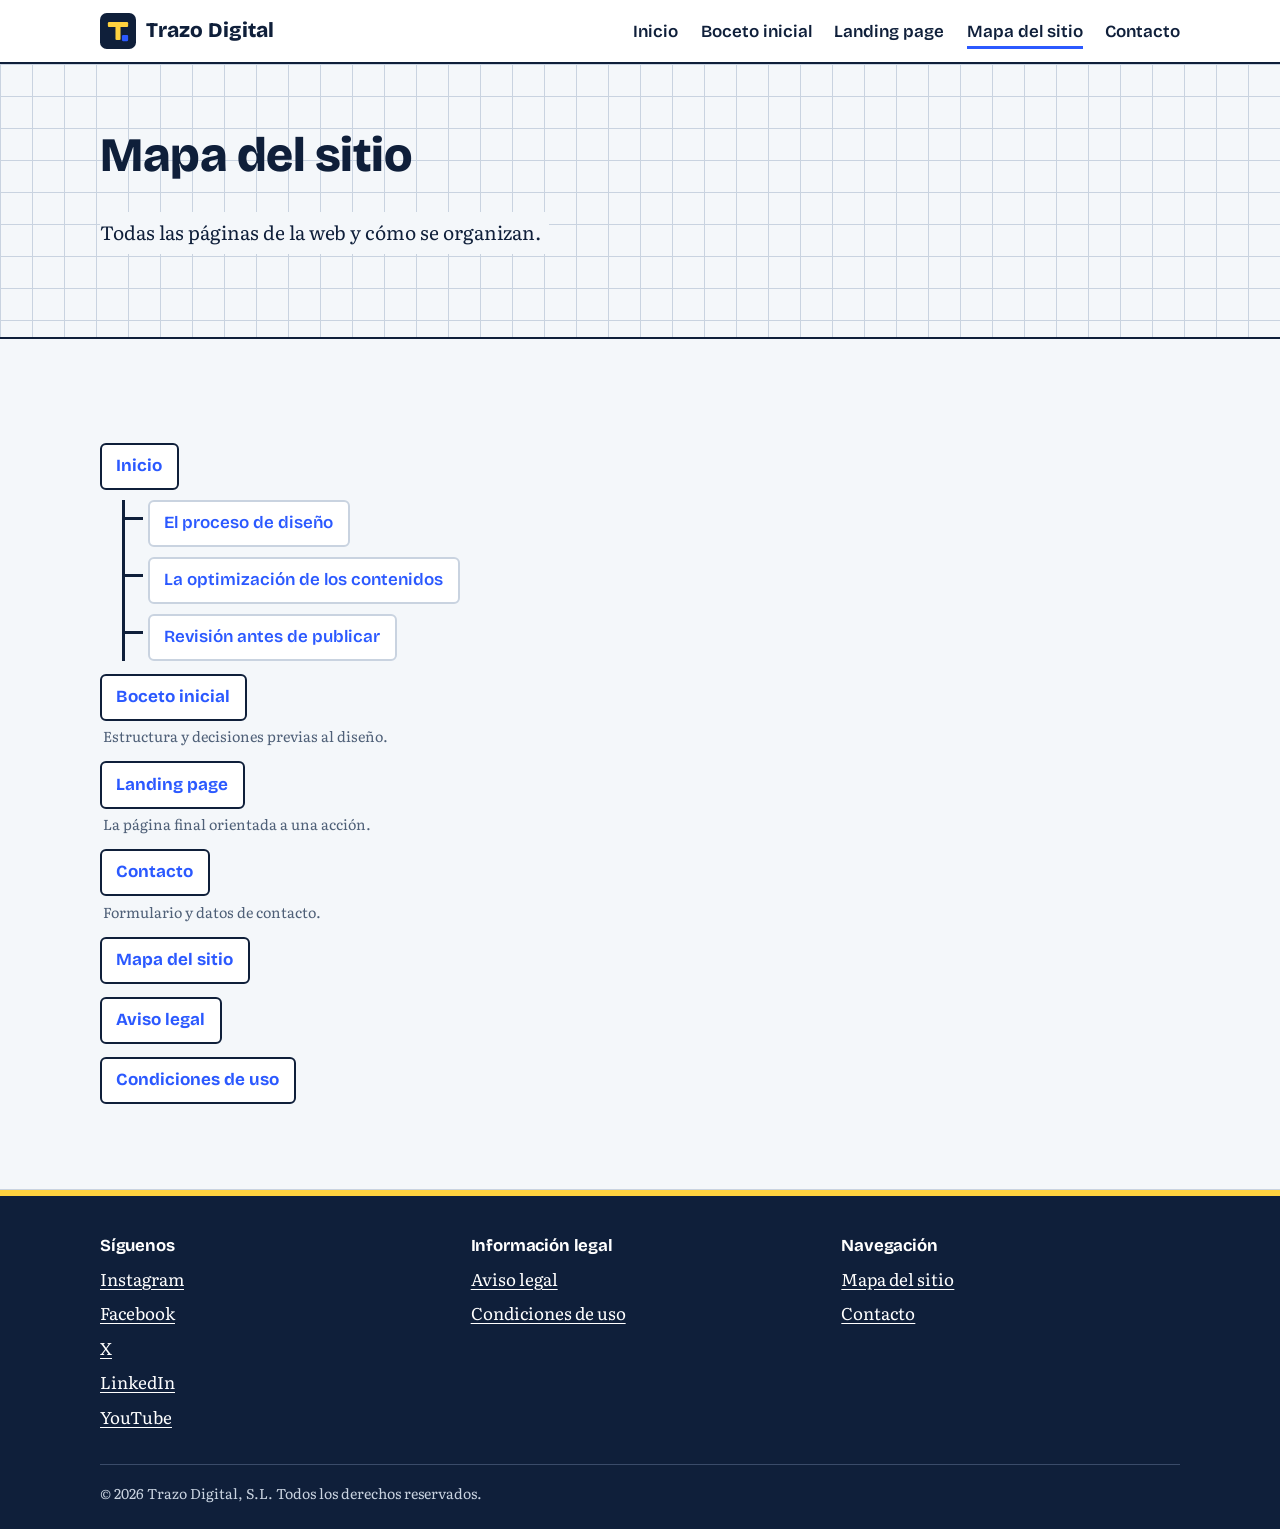
<file: mapa-del-sitio.html>
<!DOCTYPE html>
<html lang="es">
<head>
  <meta charset="UTF-8">
  <meta name="viewport" content="width=device-width, initial-scale=1">
  <title>Mapa del sitio | Trazo Digital</title>
  <meta name="description" content="Mapa del sitio con todas las páginas y secciones de la web.">
  <link rel="preconnect" href="https://fonts.googleapis.com">
  <link rel="preconnect" href="https://fonts.gstatic.com" crossorigin>
  <link href="https://fonts.googleapis.com/css2?family=Bricolage+Grotesque:wght@600;700;800&family=Literata:wght@400;600&display=swap" rel="stylesheet">
  <link rel="icon" href="logo.svg" type="image/svg+xml">
  <link rel="stylesheet" href="style.css">
  <link rel="stylesheet" href="mapa.css">
</head>
<body>
  <a class="saltar" href="#contenido">Saltar al contenido</a>
  <header class="cabecera">
    <div class="contenedor">
      <a class="logo" href="index.html"><img src="logo.svg" alt="" width="36" height="36"><span>Trazo Digital</span></a>
      <nav aria-label="Principal">
        <ul class="menu">
        <li><a href="index.html">Inicio</a></li>
        <li><a href="boceto.html">Boceto inicial</a></li>
        <li><a href="landing.html">Landing page</a></li>
        <li><a href="mapa-del-sitio.html" aria-current="page">Mapa del sitio</a></li>
        <li><a href="contacto.html">Contacto</a></li>
        </ul>
      </nav>
    </div>
  </header>

  <main id="contenido">
    <section class="hero hero-simple">
      <div class="contenedor">
        <h1>Mapa del sitio</h1>
        <p>Todas las páginas de la web y cómo se organizan.</p>
      </div>
    </section>

    <section class="seccion">
      <div class="contenedor">
        <ul class="arbol">
          <li>
            <a href="index.html">Inicio</a>
            <ul>
              <li><a href="index.html#proceso">El proceso de diseño</a></li>
              <li><a href="index.html#contenidos">La optimización de los contenidos</a></li>
              <li><a href="index.html#resultados">Revisión antes de publicar</a></li>
            </ul>
          </li>
          <li><a href="boceto.html">Boceto inicial</a><small>Estructura y decisiones previas al diseño.</small></li>
          <li><a href="landing.html">Landing page</a><small>La página final orientada a una acción.</small></li>
          <li><a href="contacto.html">Contacto</a><small>Formulario y datos de contacto.</small></li>
          <li><a href="mapa-del-sitio.html">Mapa del sitio</a></li>
          <li>
            <a href="aviso-legal.html">Aviso legal</a>
          </li>
          <li>
            <a href="condiciones-de-uso.html">Condiciones de uso</a>
          </li>
        </ul>
      </div>
    </section>
  </main>

  <footer class="pie">
    <div class="contenedor">
      <div class="pie-columnas">
        <section>
          <h2>Síguenos</h2>
          <ul>
            <li><a href="https://www.instagram.com/" target="_blank" rel="noopener noreferrer">Instagram</a></li>
            <li><a href="https://www.facebook.com/" target="_blank" rel="noopener noreferrer">Facebook</a></li>
            <li><a href="https://x.com/" target="_blank" rel="noopener noreferrer">X</a></li>
            <li><a href="https://www.linkedin.com/" target="_blank" rel="noopener noreferrer">LinkedIn</a></li>
            <li><a href="https://www.youtube.com/" target="_blank" rel="noopener noreferrer">YouTube</a></li>
          </ul>
        </section>
        <section>
          <h2>Información legal</h2>
          <ul>
            <li><a href="aviso-legal.html">Aviso legal</a></li>
            <li><a href="condiciones-de-uso.html">Condiciones de uso</a></li>
          </ul>
        </section>
        <section>
          <h2>Navegación</h2>
          <ul>
            <li><a href="mapa-del-sitio.html">Mapa del sitio</a></li>
            <li><a href="contacto.html">Contacto</a></li>
          </ul>
        </section>
      </div>
      <small>&copy; 2026 Trazo Digital, S.L. Todos los derechos reservados.</small>
    </div>
  </footer>
</body>
</html>
</file>
<file: style.css>
/* ===== Variables ===== */
:root{
  --tinta:#0F1F3A;
  --papel:#F4F7FA;
  --blanco:#FFFFFF;
  --cobalto:#2B59FF;
  --marcador:#FFD23F;
  --linea:#C9D3E0;
  --suave:#4F6078;
  --radio:6px;
  --fuente-titulo:"Bricolage Grotesque","Trebuchet MS",Arial,sans-serif;
  --fuente-texto:"Literata",Georgia,"Times New Roman",serif;
}

/* ===== Base ===== */
*,*::before,*::after{box-sizing:border-box}
html{scroll-behavior:smooth}
body{margin:0;background:var(--papel);color:var(--tinta);font-family:var(--fuente-texto);font-size:1.0625rem;line-height:1.7}
img{max-width:100%;height:auto;display:block}
a{color:var(--cobalto);text-underline-offset:3px}
a:hover{color:var(--tinta)}
:focus-visible{outline:3px solid var(--cobalto);outline-offset:3px}
h1,h2,h3{font-family:var(--fuente-titulo);line-height:1.15;margin:0 0 .6em;letter-spacing:-.01em}
h1{font-size:clamp(2.2rem,5.5vw,3.9rem);font-weight:800;max-width:20ch}
h2{font-size:clamp(1.6rem,3.2vw,2.3rem);font-weight:700}
h3{font-size:1.2rem;font-weight:700}
p{margin:0 0 1em;max-width:68ch}
code{font-family:ui-monospace,Menlo,Consolas,monospace;font-size:.9em}
.contenedor{width:min(1080px,100% - 2.5rem);margin-inline:auto}
.saltar{position:absolute;left:-999px;top:0;background:var(--tinta);color:var(--blanco);padding:.6rem 1rem;z-index:20}
.saltar:focus{left:0}

/* ===== Cabecera ===== */
.cabecera{background:var(--blanco);border-bottom:2px solid var(--tinta);position:sticky;top:0;z-index:10}
.cabecera .contenedor{display:flex;flex-wrap:wrap;align-items:center;justify-content:space-between;gap:.5rem 2rem;padding-block:.8rem}
.logo{display:inline-flex;align-items:center;gap:.6rem;font-family:var(--fuente-titulo);font-weight:800;font-size:1.3rem;color:var(--tinta);text-decoration:none}
.logo img{flex:none}
.menu{display:flex;flex-wrap:wrap;gap:.2rem 1.4rem;list-style:none;margin:0;padding:0}
.menu a{font-family:var(--fuente-titulo);font-weight:600;color:var(--tinta);text-decoration:none;padding:.3rem 0;border-bottom:3px solid transparent}
.menu a:hover{border-color:var(--linea)}
.menu a[aria-current="page"]{border-color:var(--cobalto)}

/* ===== Hero (cuadrícula de papel milimetrado) ===== */
.hero{padding:clamp(3rem,9vw,6.5rem) 0;border-bottom:2px solid var(--tinta);
  background-color:var(--papel);
  background-image:linear-gradient(var(--linea) 1px,transparent 1px),linear-gradient(90deg,var(--linea) 1px,transparent 1px);
  background-size:32px 32px}
.hero p{font-size:1.2rem;color:var(--tinta);background:var(--papel);display:inline-block;padding:.3rem .5rem .3rem 0}
.hero-simple{padding:clamp(2rem,6vw,4rem) 0}
.hero-simple h1{font-size:clamp(2rem,4.5vw,3rem)}

/* ===== Botones ===== */
.botones{display:flex;flex-wrap:wrap;gap:.8rem;margin-top:1.4rem}
.boton{display:inline-block;font-family:var(--fuente-titulo);font-weight:700;text-decoration:none;padding:.75rem 1.3rem;border:2px solid var(--tinta);border-radius:var(--radio);background:var(--cobalto);color:var(--blanco)}
.boton:hover{background:var(--tinta);color:var(--blanco)}
.boton-claro{background:var(--blanco);color:var(--tinta)}
.boton-claro:hover{background:var(--marcador);color:var(--tinta)}

/* ===== Secciones ===== */
.seccion{padding:clamp(2.5rem,6vw,4.5rem) 0;border-bottom:1px solid var(--linea)}
.seccion-oscura{background:var(--tinta);color:var(--blanco);border-bottom:0}
.seccion-oscura a{color:var(--marcador)}
.intro{color:var(--suave);font-size:1.1rem}
.seccion-oscura .intro{color:#C9D3E0}

/* Línea de proceso (es una secuencia real, por eso va numerada) */
.proceso{list-style:none;margin:2rem 0 0;padding:0 0 0 3rem;position:relative;counter-reset:paso}
.proceso::before{content:"";position:absolute;left:1.05rem;top:.5rem;bottom:.5rem;width:3px;background:var(--tinta)}
.proceso li{position:relative;margin-bottom:1.8rem;counter-increment:paso}
.proceso li::before{content:counter(paso);position:absolute;left:-3rem;top:0;width:2.2rem;height:2.2rem;border-radius:50%;background:var(--marcador);border:2px solid var(--tinta);font-family:var(--fuente-titulo);font-weight:800;display:grid;place-items:center}
.proceso h3{margin-bottom:.2em}
.proceso p{margin:0;color:var(--suave)}

/* Rejilla de tarjetas */
.rejilla{display:grid;grid-template-columns:repeat(auto-fit,minmax(240px,1fr));gap:1.4rem;margin-top:2rem}
.tarjeta{background:var(--blanco);border:2px solid var(--tinta);border-radius:var(--radio);padding:1.4rem}
.tarjeta p{margin-bottom:.6em;color:var(--suave)}
.tarjeta ul{margin:0;padding-left:1.2rem}

/* Bloque de código */
pre{background:var(--tinta);color:var(--blanco);padding:1rem 1.2rem;border-radius:var(--radio);overflow-x:auto;margin:1.5rem 0 0}
pre code{font-size:.85rem}

/* Lista de verificación */
.revision{list-style:none;padding:0;margin:1.5rem 0 0;display:grid;gap:.6rem}
.revision li{padding-left:2rem;position:relative}
.revision li::before{content:"";position:absolute;left:0;top:.35em;width:1.1rem;height:1.1rem;border:2px solid var(--marcador);border-radius:3px;background:transparent}

/* Enlaces a páginas */
.enlaces-paginas{list-style:none;padding:0;margin:1.5rem 0 0;display:grid;grid-template-columns:repeat(auto-fit,minmax(220px,1fr));gap:1rem}
.enlaces-paginas a{display:block;padding:1rem 1.2rem;border:2px solid var(--marcador);border-radius:var(--radio);text-decoration:none;font-family:var(--fuente-titulo);font-weight:700}
.enlaces-paginas a:hover{background:var(--marcador);color:var(--tinta)}

/* Texto legal */
.legal h2{margin-top:2rem;font-size:1.4rem}

/* ===== Pie de página ===== */
.pie{background:var(--tinta);color:var(--blanco);padding:2.5rem 0 1.5rem;border-top:6px solid var(--marcador)}
.pie a{color:var(--blanco)}
.pie a:hover{color:var(--marcador)}
.pie-columnas{display:grid;grid-template-columns:repeat(auto-fit,minmax(200px,1fr));gap:2rem}
.pie h2{font-size:1.05rem;margin-bottom:.6rem}
.pie ul{list-style:none;margin:0;padding:0;display:grid;gap:.35rem}
.pie small{display:block;margin-top:2rem;padding-top:1rem;border-top:1px solid #3A4B69;color:#C9D3E0}

@media (prefers-reduced-motion:reduce){html{scroll-behavior:auto}}
@media (max-width:600px){.proceso{padding-left:2.6rem}.proceso li::before{left:-2.6rem}}
</file>
<file: boceto.css>
/* Estilos de la página del boceto inicial */
.boceto-layout{display:grid;grid-template-columns:minmax(0,1.3fr) minmax(0,1fr);gap:2.5rem;align-items:start}
.hoja{background:var(--blanco);border:2px dashed var(--tinta);border-radius:var(--radio);padding:1.2rem;display:grid;gap:.9rem}
.hoja div{border:2px solid var(--tinta);border-radius:4px;background:repeating-linear-gradient(135deg,transparent 0 9px,#E3E9F1 9px 10px);display:flex;align-items:center;justify-content:center;font-family:var(--fuente-titulo);font-weight:600;color:var(--suave);text-align:center;padding:.4rem}
.b-cabecera{height:48px}
.b-hero{height:170px;background:var(--marcador)!important;color:var(--tinta)!important}
.b-tres{display:grid;grid-template-columns:repeat(3,1fr);gap:.9rem;border:0!important;background:none!important;padding:0!important}
.b-tres span{height:90px;border:2px solid var(--tinta);border-radius:4px;display:flex;align-items:center;justify-content:center;font-family:var(--fuente-titulo);color:var(--suave);background:repeating-linear-gradient(135deg,transparent 0 9px,#E3E9F1 9px 10px)}
.b-texto{height:80px}
.b-pie{height:56px;background:var(--tinta)!important;color:var(--blanco)!important}
.notas{margin:0;padding-left:1.2rem}
.notas li{margin-bottom:1rem}
@media (max-width:820px){.boceto-layout{grid-template-columns:1fr}}
</file>
<file: contacto.css>
/* Estilos de la página de contacto */
.contacto-layout{display:grid;grid-template-columns:minmax(0,1.4fr) minmax(0,1fr);gap:2.5rem;align-items:start}
.formulario{display:grid;gap:1.1rem}
.formulario label{display:block;font-family:var(--fuente-titulo);font-weight:600;margin-bottom:.3rem}
.formulario input,.formulario textarea,.formulario select{width:100%;font:inherit;color:var(--tinta);background:var(--blanco);border:2px solid var(--tinta);border-radius:var(--radio);padding:.7rem .8rem}
.formulario textarea{min-height:9rem;resize:vertical}
.formulario input:focus,.formulario textarea:focus,.formulario select:focus{outline:3px solid var(--cobalto);outline-offset:2px}
.formulario .aviso{font-size:.9rem;color:var(--suave)}
.datos{background:var(--blanco);border:2px solid var(--tinta);border-radius:var(--radio);padding:1.4rem}
.datos dl{margin:0}
.datos dt{font-family:var(--fuente-titulo);font-weight:700;margin-top:1rem}
.datos dt:first-child{margin-top:0}
.datos dd{margin:0;color:var(--suave)}
@media (max-width:820px){.contacto-layout{grid-template-columns:1fr}}
</file>
<file: landing.css>
/* Estilos de la página que muestra la landing page */
.marco{border:2px solid var(--tinta);border-radius:10px;overflow:hidden;background:var(--blanco);margin-top:2rem}
.marco-barra{display:flex;align-items:center;gap:.5rem;background:var(--tinta);padding:.6rem .9rem}
.marco-barra i{width:.75rem;height:.75rem;border-radius:50%;background:#7C8CA8}
.marco-barra span{margin-left:.6rem;background:#22355A;color:#E3E9F1;font-family:var(--fuente-titulo);font-size:.85rem;padding:.15rem .8rem;border-radius:20px}

/* Contenido de la landing (todas las clases con prefijo l-) */
.l-hero{padding:clamp(2rem,6vw,4rem) clamp(1.2rem,4vw,3rem);background:var(--marcador)}
.l-hero h2{font-size:clamp(1.8rem,4vw,2.8rem);max-width:18ch}
.l-hero p{max-width:50ch}
.l-beneficios{display:grid;grid-template-columns:repeat(auto-fit,minmax(200px,1fr));gap:1.5rem;padding:clamp(1.5rem,4vw,3rem)}
.l-beneficios h3{font-size:1.1rem}
.l-beneficios p{color:var(--suave);margin:0}
.l-cita{margin:0;padding:clamp(1.5rem,4vw,2.5rem) clamp(1.2rem,4vw,3rem);background:var(--papel);border-block:1px solid var(--linea);font-size:1.15rem}
.l-cita footer{margin-top:.5rem;font-family:var(--fuente-titulo);font-size:.95rem;color:var(--suave)}
.l-final{padding:clamp(1.5rem,4vw,3rem);text-align:center}
.l-final p{margin-inline:auto}
.decisiones{display:grid;grid-template-columns:repeat(auto-fit,minmax(240px,1fr));gap:1.4rem;margin-top:2rem}
</file>
<file: mapa.css>
/* Estilos de la página del mapa del sitio */
.arbol,.arbol ul{list-style:none;margin:0;padding:0}
.arbol{margin-top:2rem;max-width:560px}
.arbol > li{margin-bottom:.8rem}
.arbol a{display:inline-block;font-family:var(--fuente-titulo);font-weight:700;text-decoration:none;background:var(--blanco);border:2px solid var(--tinta);border-radius:var(--radio);padding:.45rem .9rem}
.arbol a:hover{background:var(--marcador);color:var(--tinta)}
.arbol small{display:block;color:var(--suave);margin:.2rem 0 0 .2rem;font-size:.9rem}
.arbol ul{margin:.6rem 0 0 1.4rem;padding-left:1.4rem;border-left:3px solid var(--tinta)}
.arbol ul li{position:relative;margin-bottom:.6rem}
.arbol ul li::before{content:"";position:absolute;left:-1.4rem;top:1.1rem;width:1.1rem;border-top:3px solid var(--tinta)}
.arbol ul a{font-weight:600;border-color:var(--linea)}
</file>
